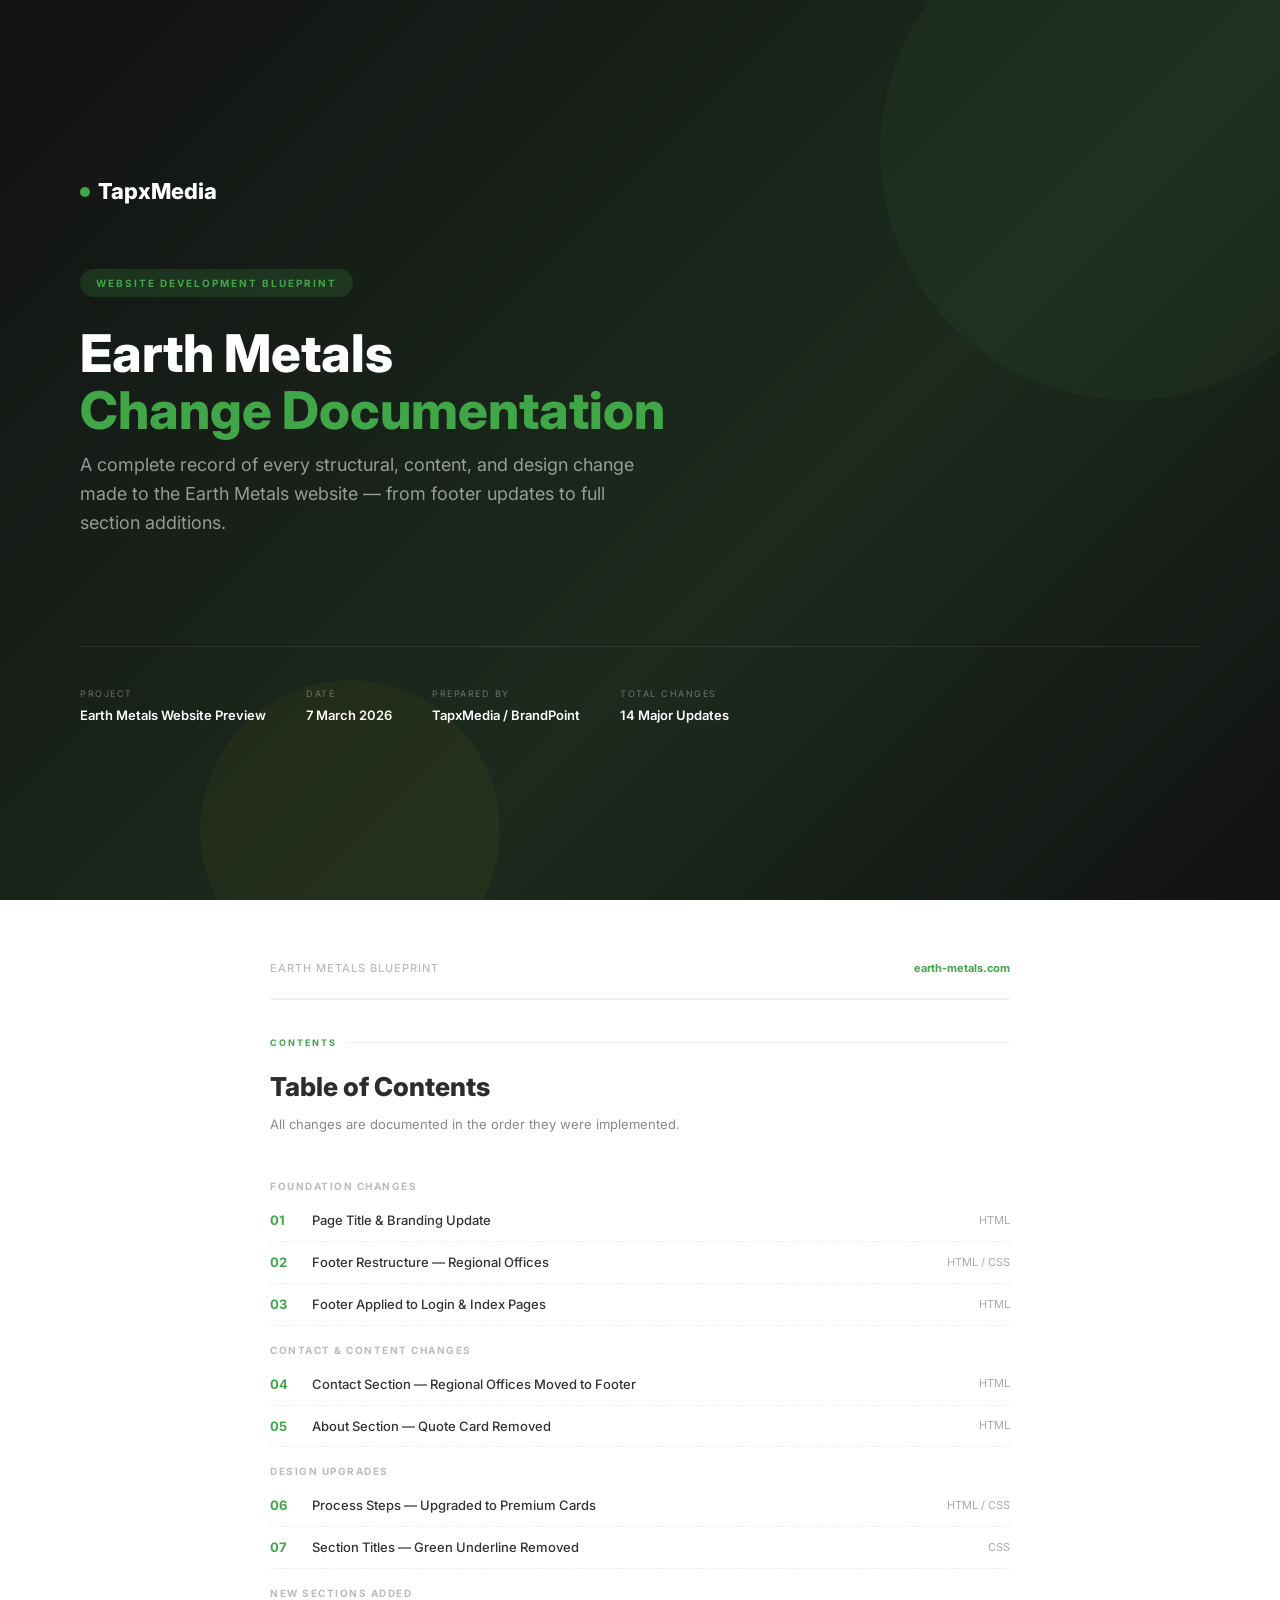
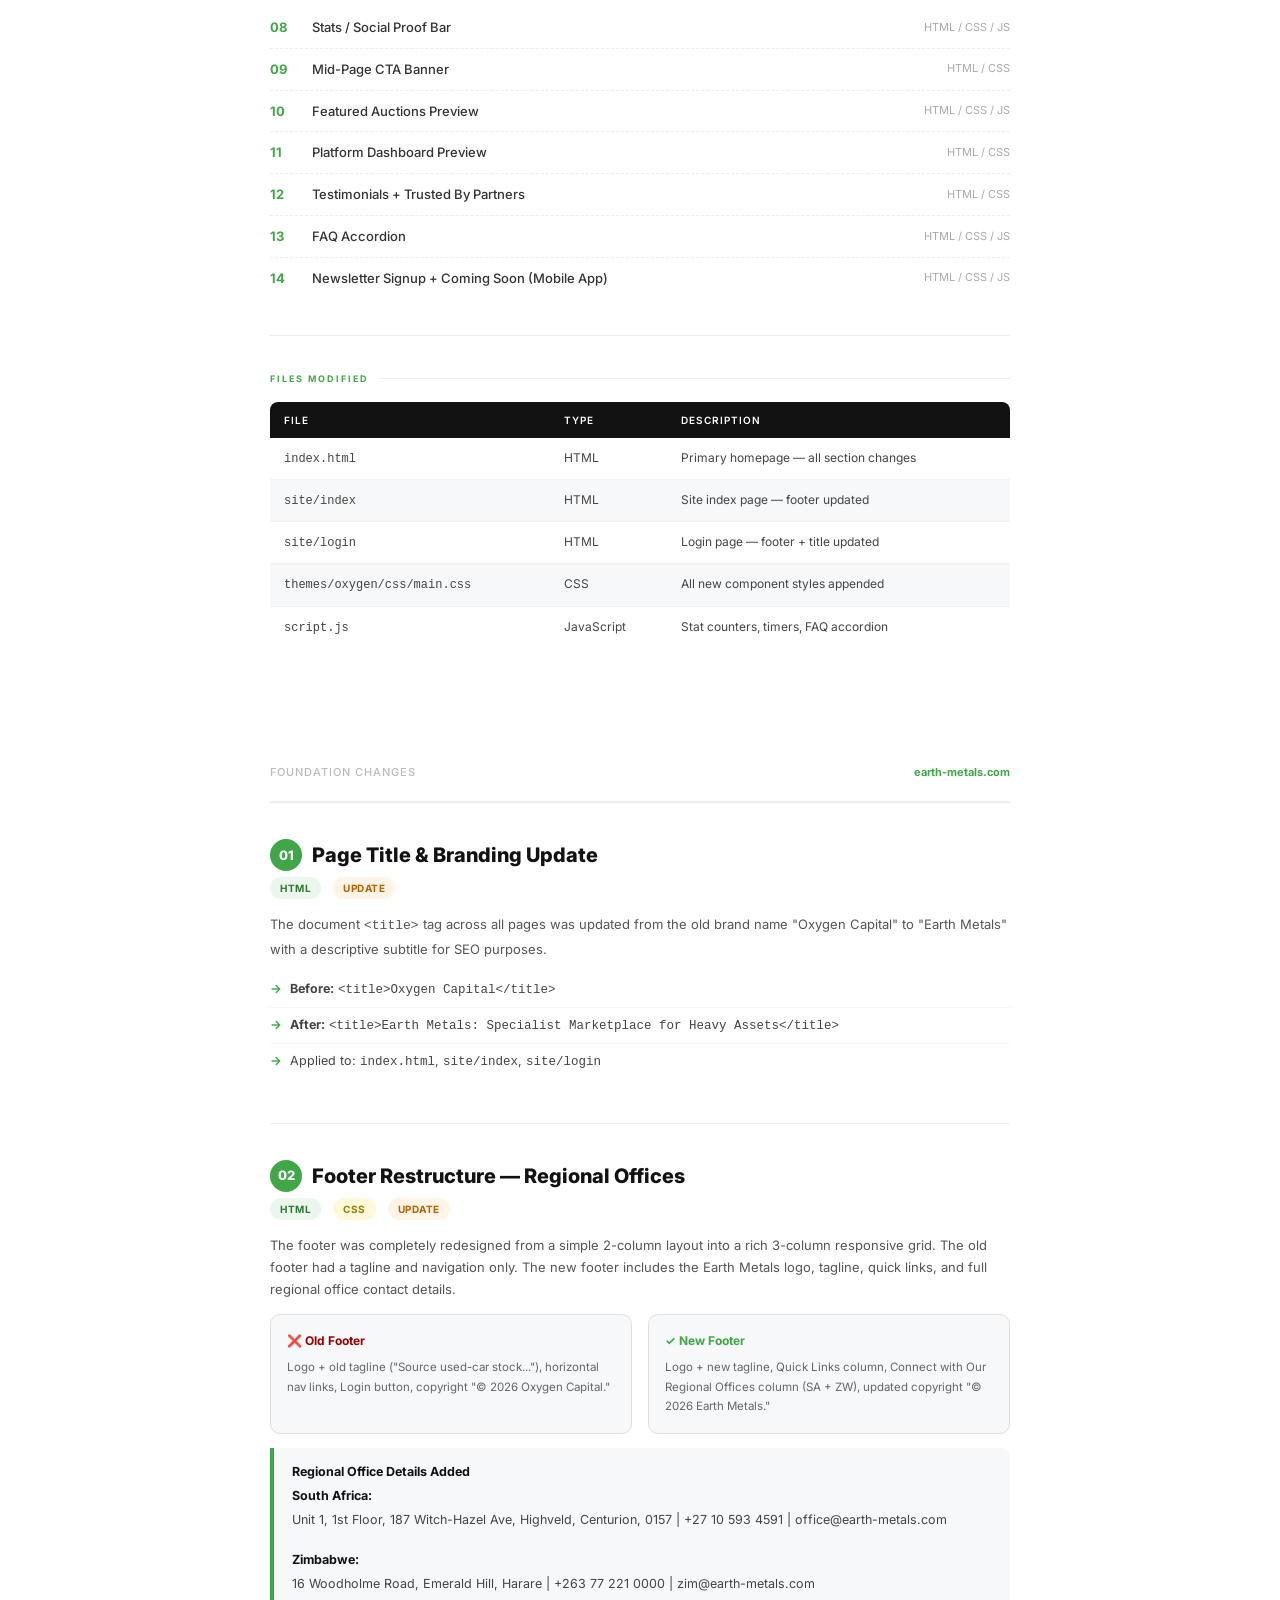
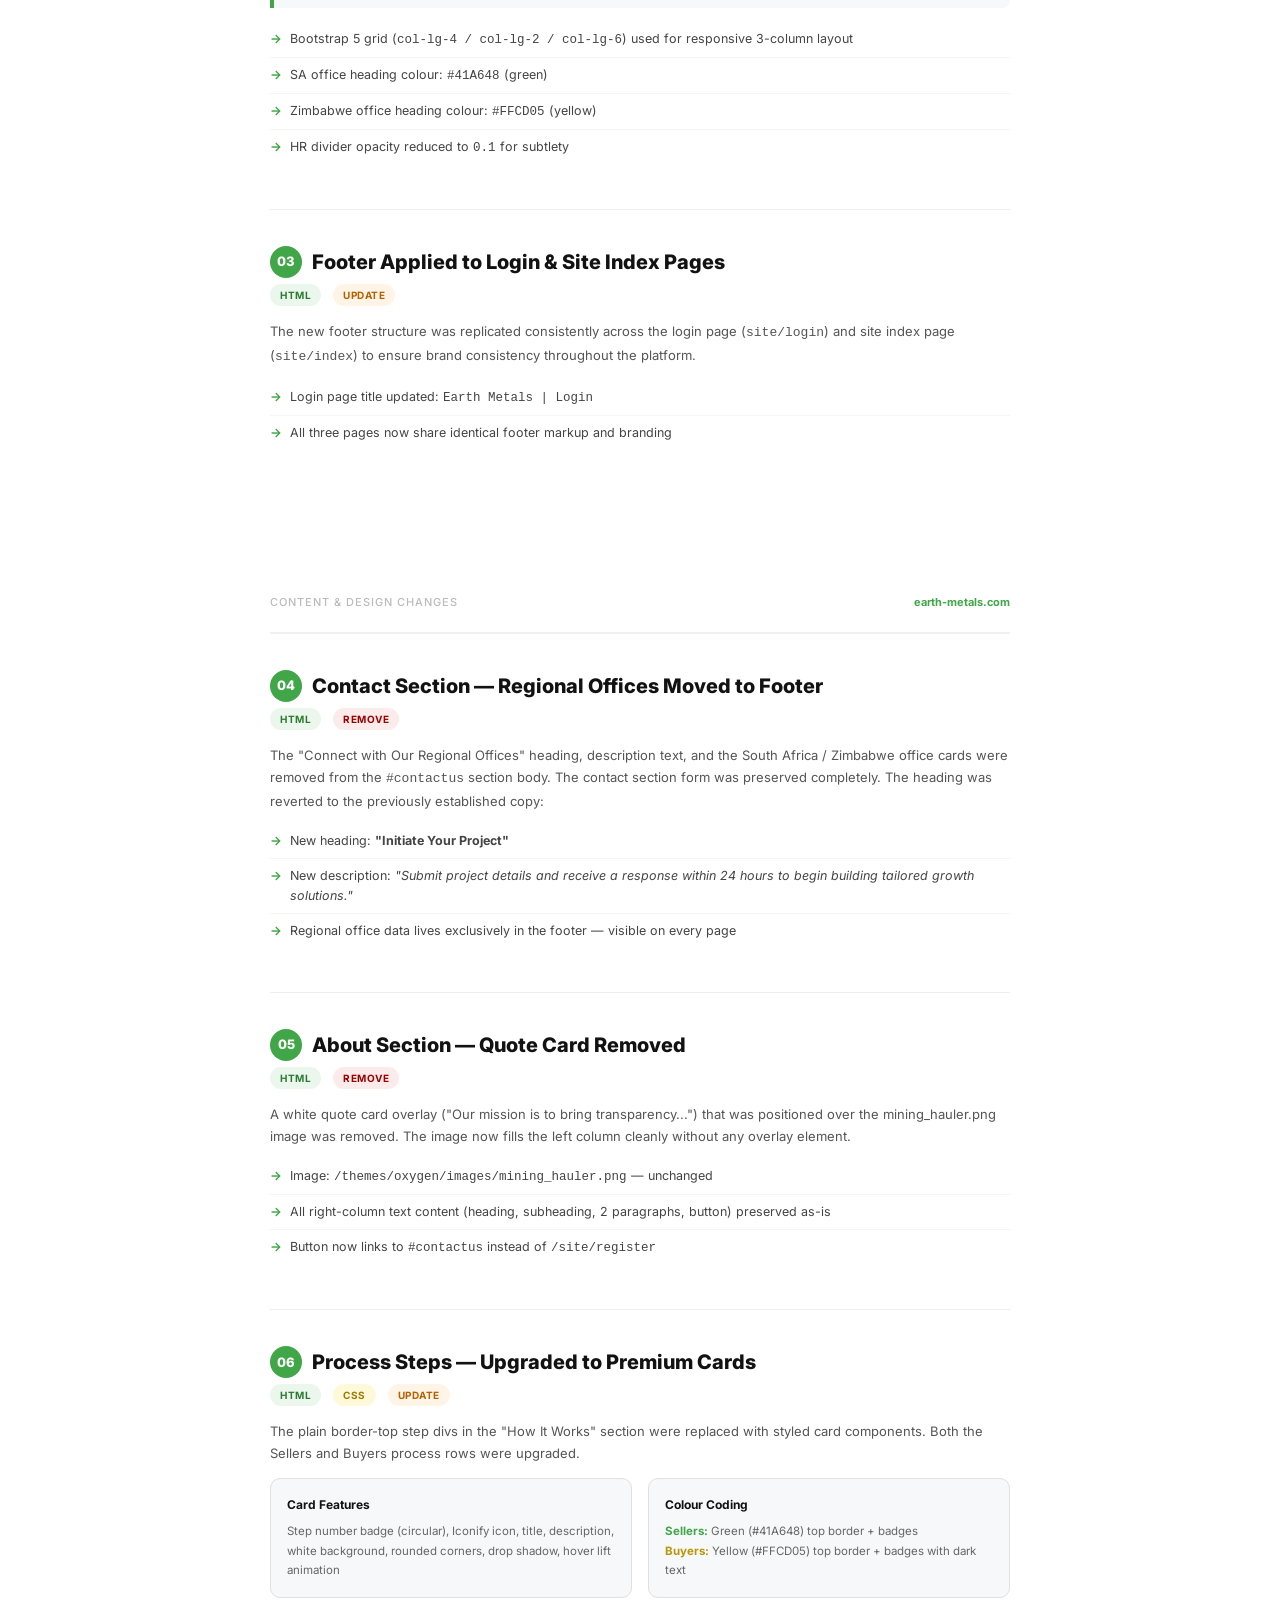
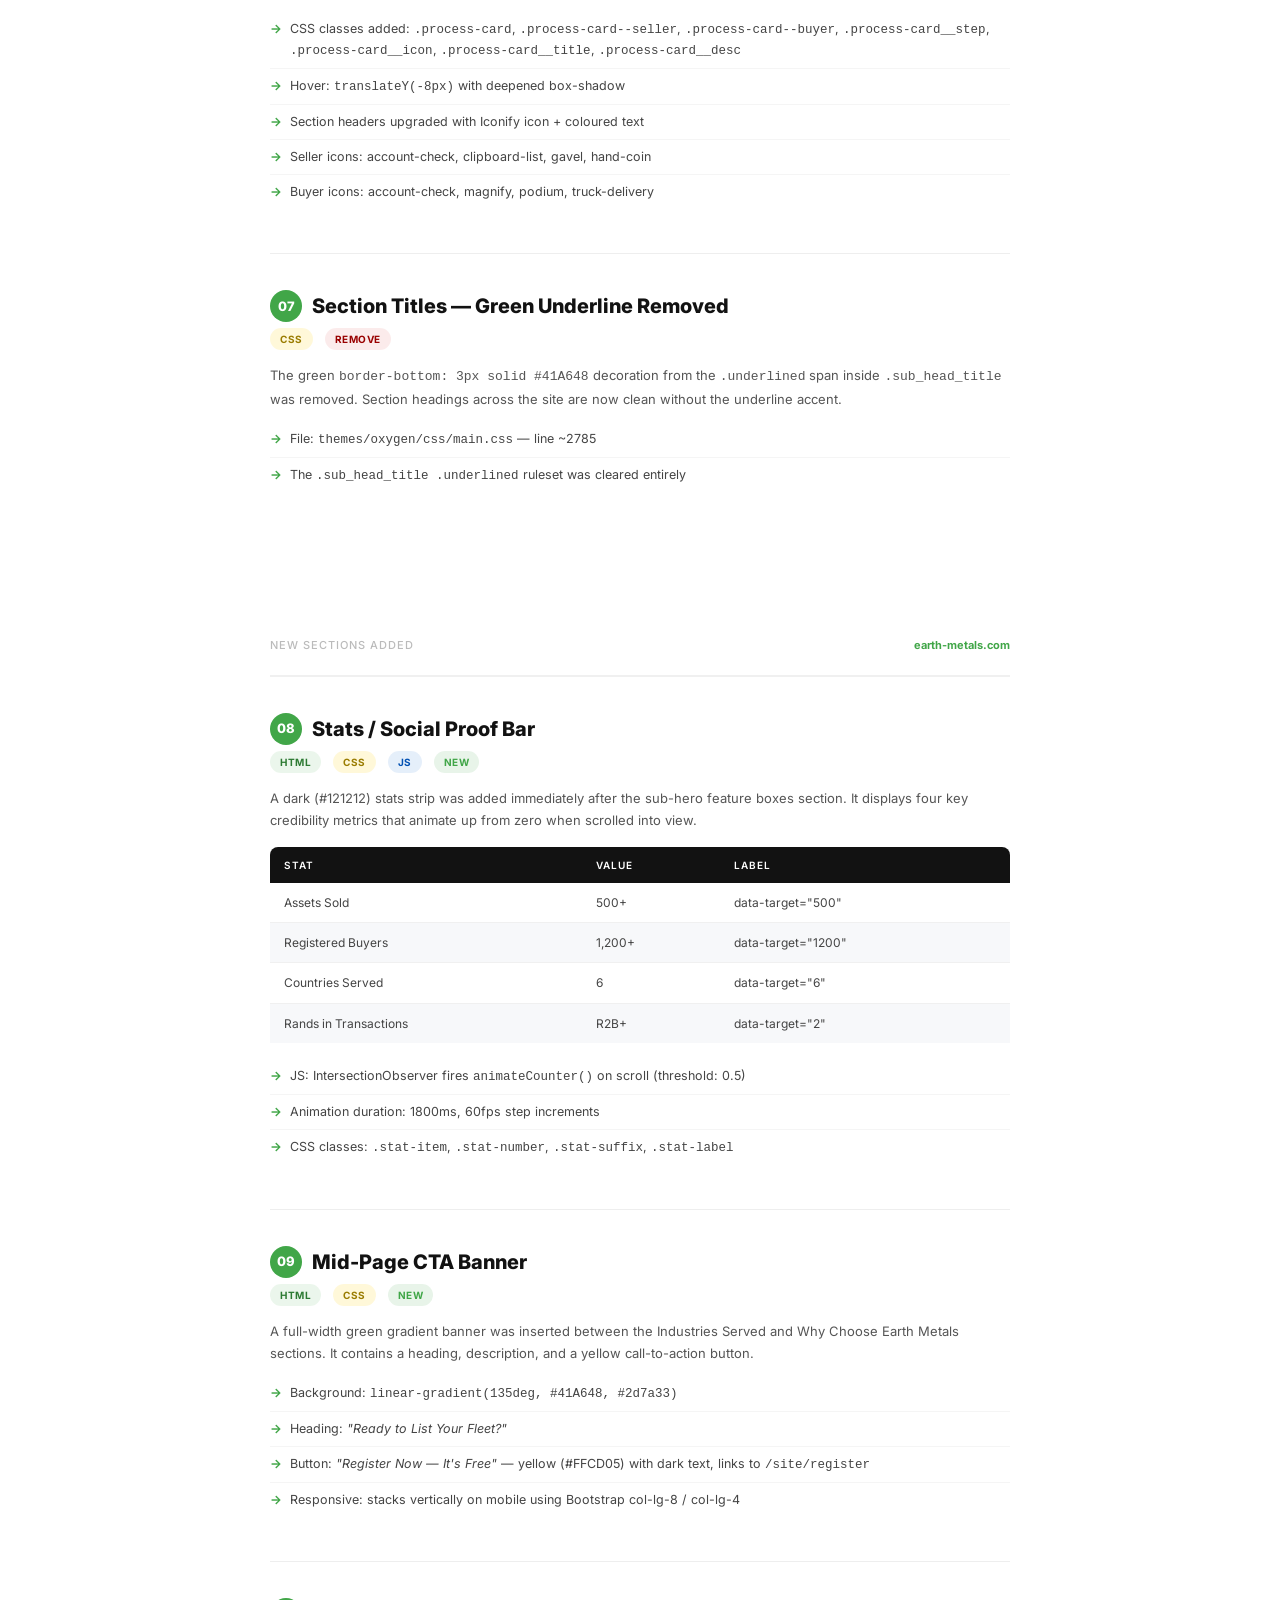
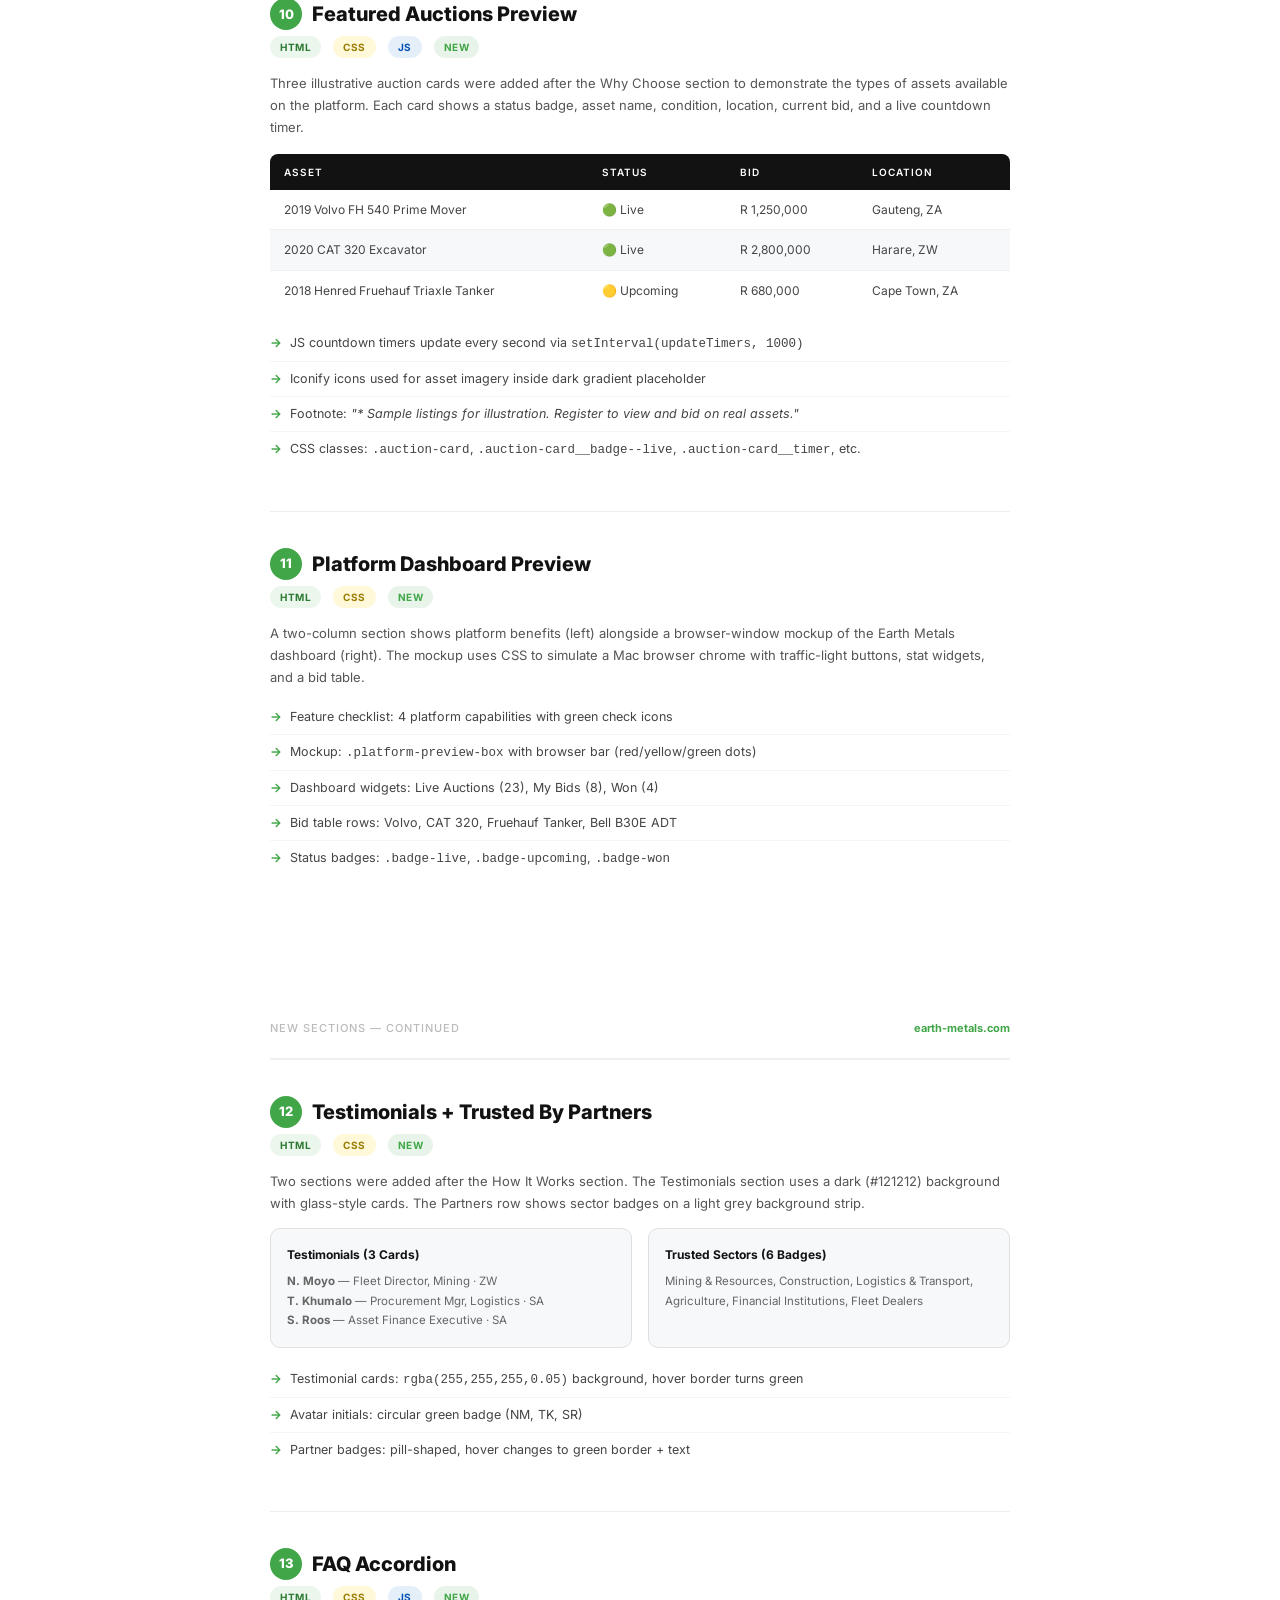
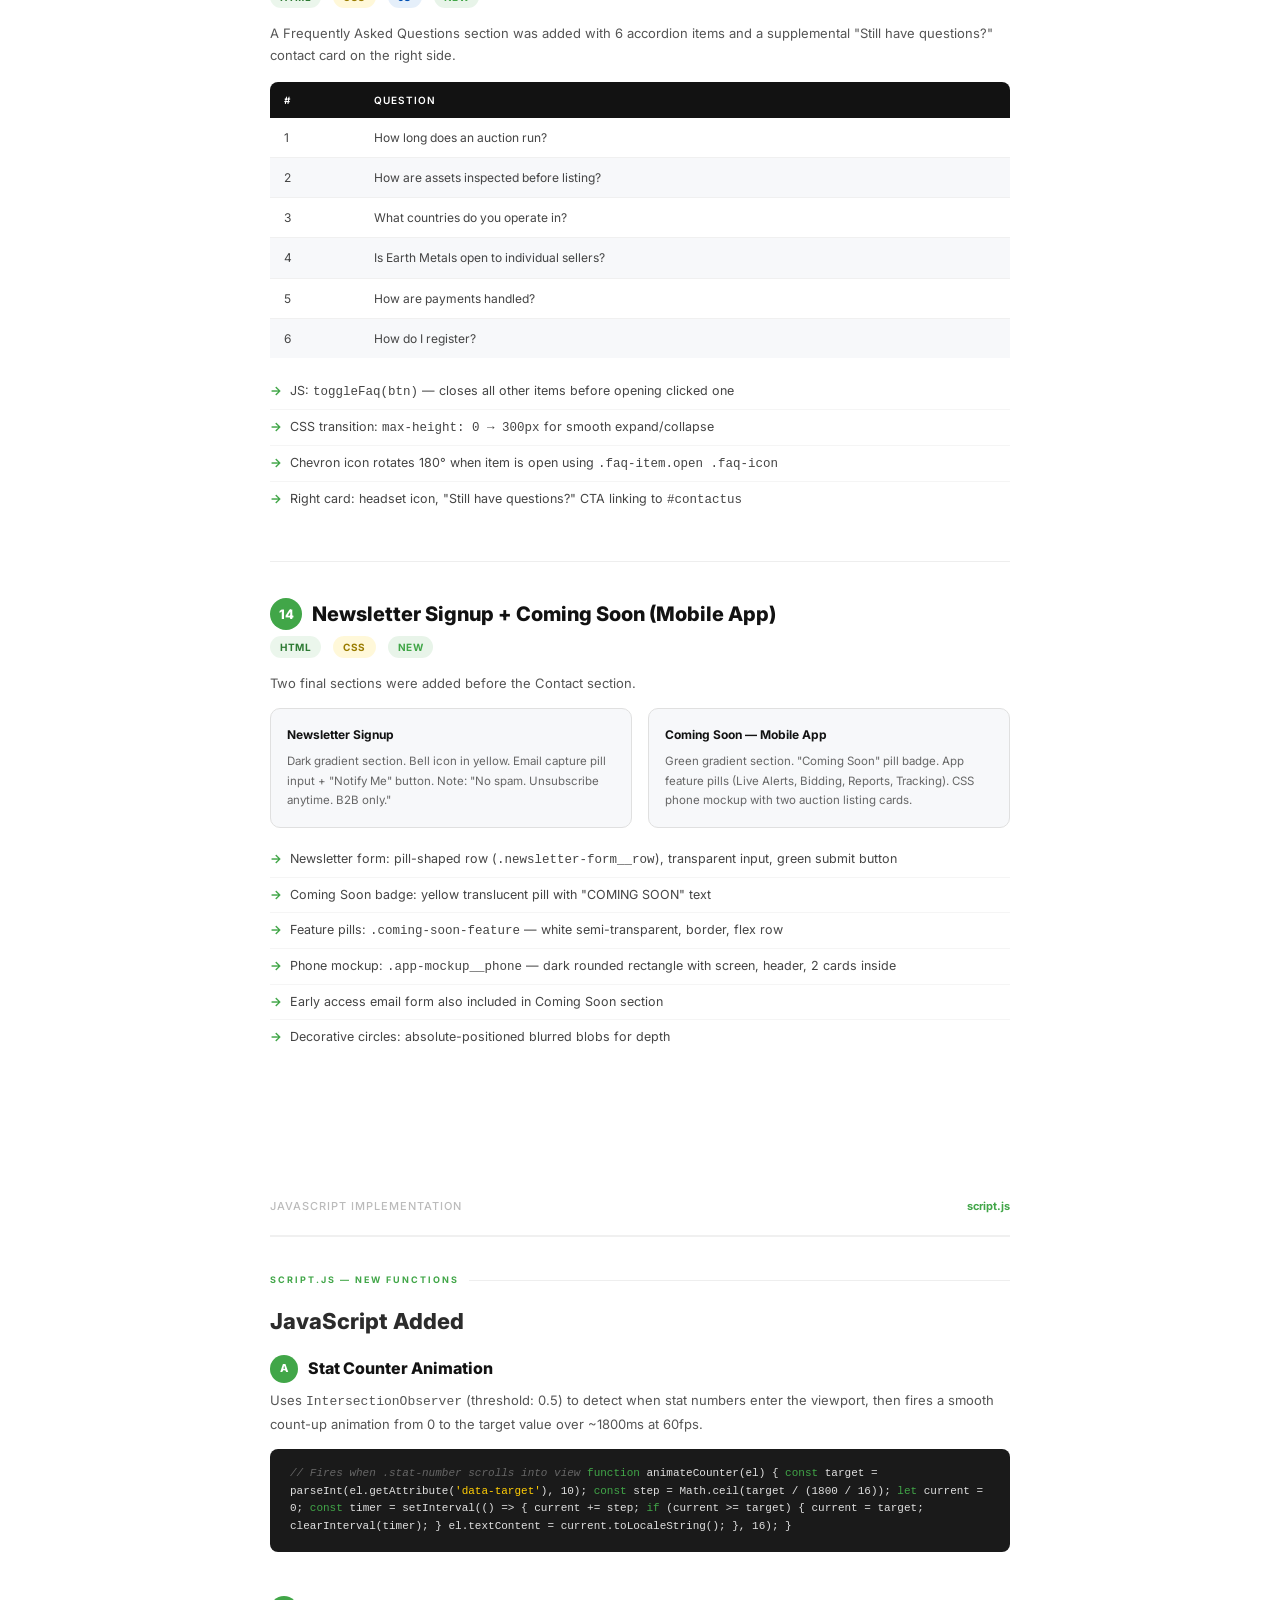
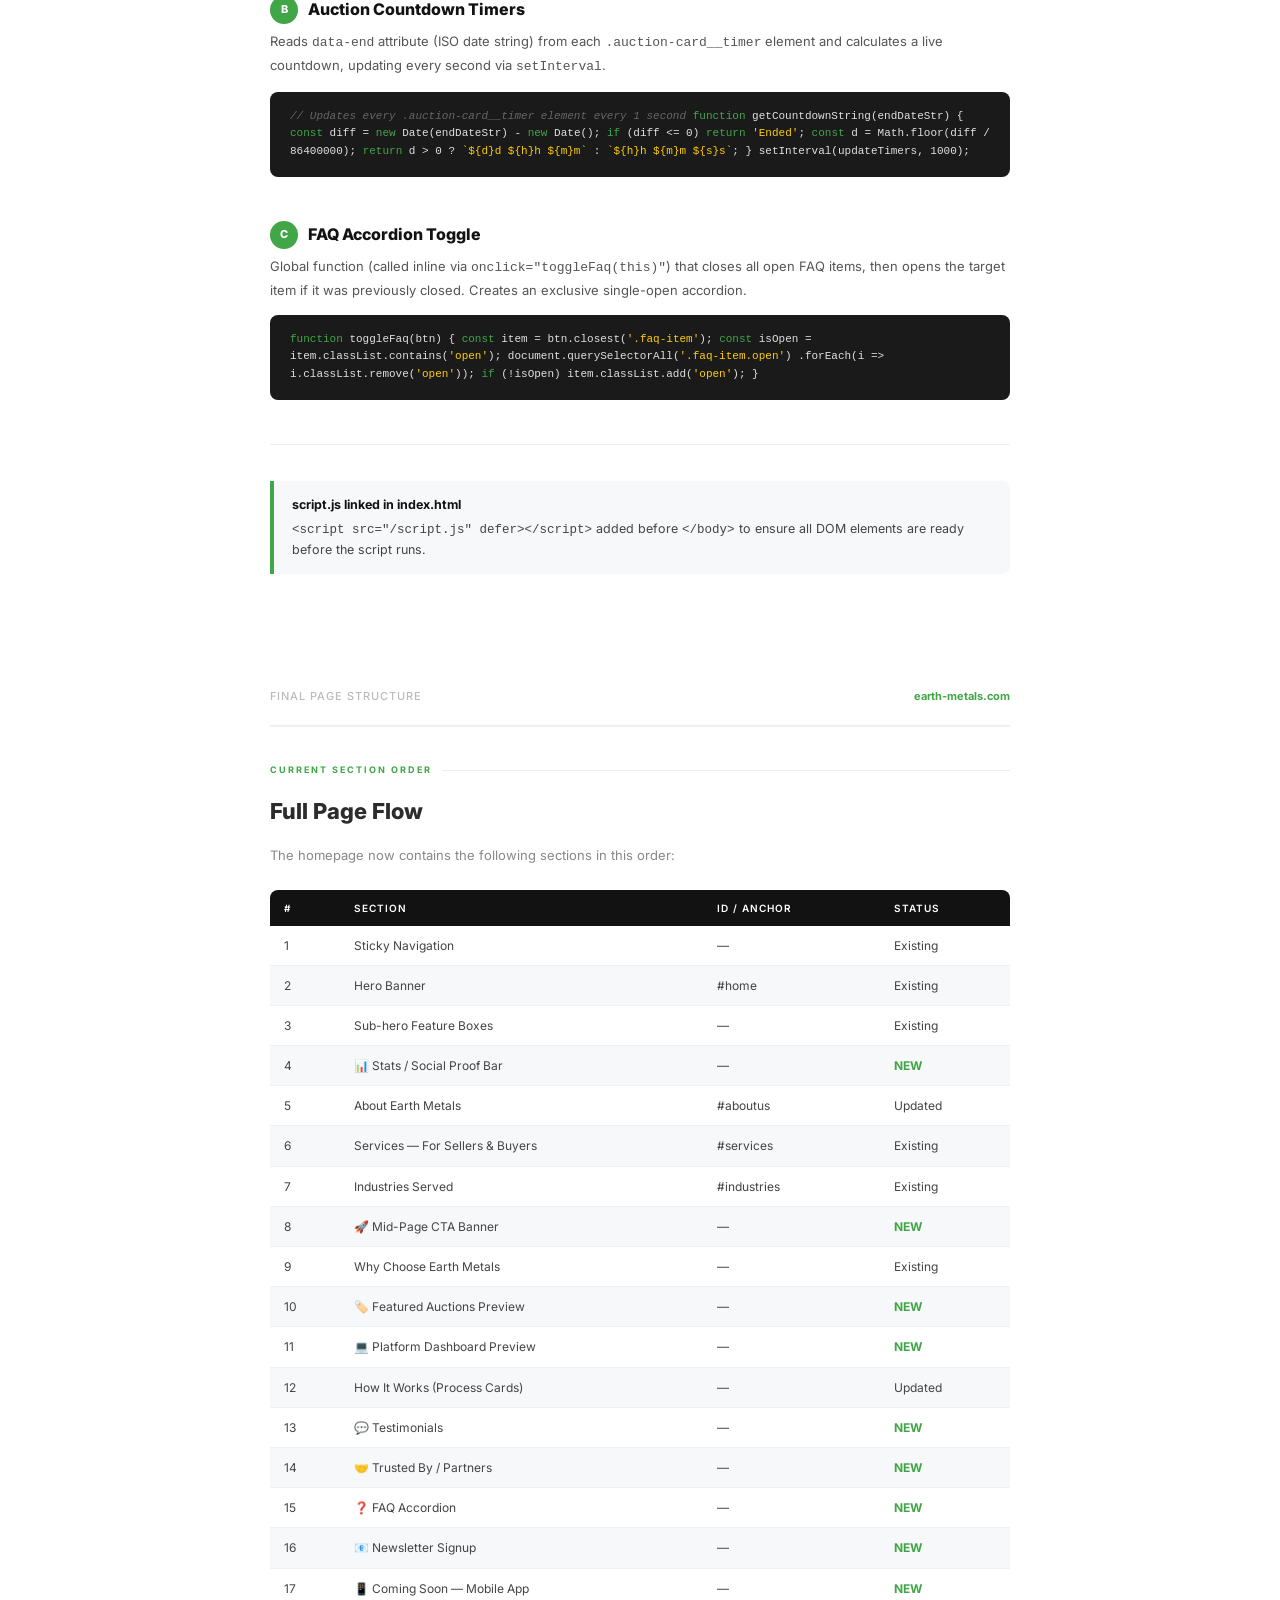
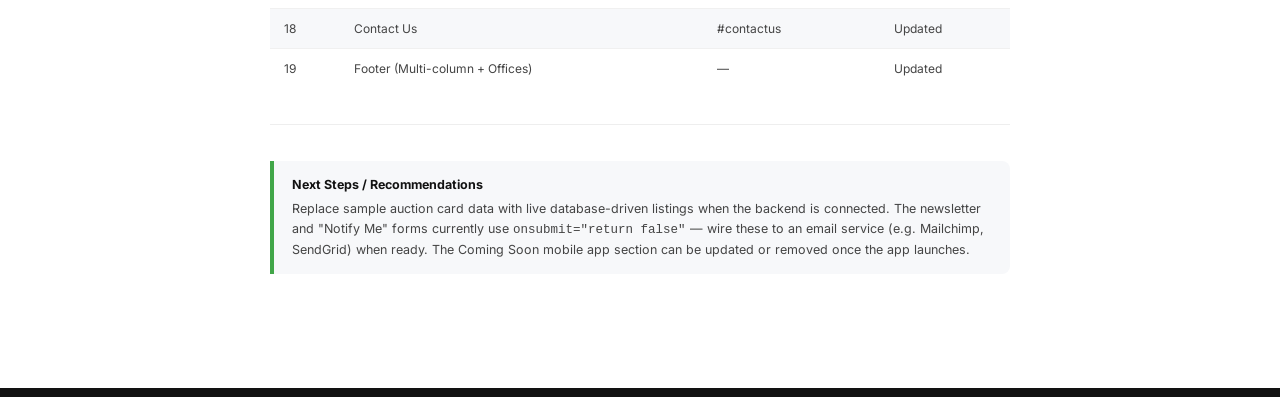
<file: earth-metals-blueprint.html>
<!DOCTYPE html>
<html lang="en">

<head>
    <meta charset="UTF-8">
    <meta name="viewport" content="width=device-width, initial-scale=1.0">
    <title>Earth Metals Website Blueprint — TapxMedia</title>
    <style>
        @import url('https://fonts.googleapis.com/css2?family=Inter:wght@300;400;500;600;700;800&display=swap');

        * {
            box-sizing: border-box;
            margin: 0;
            padding: 0;
        }

        :root {
            --green: #41A648;
            --green-dark: #2d7a33;
            --yellow: #FFCD05;
            --dark: #121212;
            --gray: #555;
            --light: #f7f8fa;
            --border: #e0e0e0;
        }

        body {
            font-family: 'Inter', sans-serif;
            color: #2c2c2c;
            background: #fff;
            font-size: 13px;
            line-height: 1.6;
        }

        /* ── COVER PAGE ── */
        .cover {
            background: linear-gradient(135deg, #121212 0%, #1c2b1e 60%, #121212 100%);
            min-height: 100vh;
            display: flex;
            flex-direction: column;
            justify-content: center;
            align-items: flex-start;
            padding: 80px;
            page-break-after: always;
            position: relative;
            overflow: hidden;
        }

        .cover::before {
            content: '';
            position: absolute;
            top: -100px;
            right: -100px;
            width: 500px;
            height: 500px;
            border-radius: 50%;
            background: rgba(65, 166, 72, 0.06);
        }

        .cover::after {
            content: '';
            position: absolute;
            bottom: -80px;
            left: 200px;
            width: 300px;
            height: 300px;
            border-radius: 50%;
            background: rgba(255, 205, 5, 0.04);
        }

        .cover-badge {
            display: inline-block;
            background: rgba(65, 166, 72, 0.18);
            color: var(--green);
            font-size: 10px;
            font-weight: 700;
            letter-spacing: 2px;
            text-transform: uppercase;
            padding: 6px 16px;
            border-radius: 100px;
            margin-bottom: 28px;
        }

        .cover h1 {
            font-size: 52px;
            font-weight: 800;
            color: #fff;
            line-height: 1.1;
            margin-bottom: 12px;
            max-width: 700px;
        }

        .cover h1 span {
            color: var(--green);
        }

        .cover .cover-sub {
            font-size: 18px;
            color: rgba(255, 255, 255, 0.55);
            font-weight: 400;
            margin-bottom: 48px;
            max-width: 560px;
        }

        .cover-meta {
            display: flex;
            gap: 40px;
            margin-top: 60px;
            padding-top: 40px;
            border-top: 1px solid rgba(255, 255, 255, 0.08);
            width: 100%;
        }

        .cover-meta-item label {
            display: block;
            color: rgba(255, 255, 255, 0.35);
            font-size: 9px;
            text-transform: uppercase;
            letter-spacing: 1.5px;
            margin-bottom: 4px;
        }

        .cover-meta-item strong {
            color: #fff;
            font-size: 13px;
            font-weight: 600;
        }

        .cover-logo {
            font-size: 22px;
            font-weight: 800;
            color: #fff;
            margin-bottom: 60px;
            display: flex;
            align-items: center;
            gap: 8px;
        }

        .cover-logo-dot {
            width: 10px;
            height: 10px;
            border-radius: 50%;
            background: var(--green);
        }

        /* ── PAGE LAYOUT ── */
        .page {
            max-width: 860px;
            margin: 0 auto;
            padding: 60px 60px 40px;
        }

        /* ── TABLE OF CONTENTS ── */
        .toc-page {
            page-break-after: always;
        }

        .section-label {
            font-size: 9px;
            font-weight: 700;
            letter-spacing: 2px;
            text-transform: uppercase;
            color: var(--green);
            margin-bottom: 16px;
            display: flex;
            align-items: center;
            gap: 10px;
        }

        .section-label::after {
            content: '';
            flex: 1;
            height: 1px;
            background: #eee;
        }

        .toc-list {
            list-style: none;
            margin-top: 20px;
        }

        .toc-list li {
            display: flex;
            justify-content: space-between;
            align-items: center;
            padding: 10px 0;
            border-bottom: 1px dashed #eee;
            font-size: 13px;
        }

        .toc-list li:last-child {
            border-bottom: none;
        }

        .toc-list .toc-num {
            font-weight: 700;
            color: var(--green);
            min-width: 30px;
        }

        .toc-list .toc-title {
            flex: 1;
            padding: 0 12px;
            color: #333;
            font-weight: 500;
        }

        .toc-list .toc-page-num {
            color: #aaa;
            font-size: 11px;
        }

        .toc-group-heading {
            font-size: 10px;
            font-weight: 700;
            text-transform: uppercase;
            letter-spacing: 1.5px;
            color: #bbb;
            padding: 16px 0 6px;
        }

        /* ── CONTENT SECTIONS ── */
        .change-block {
            margin-bottom: 44px;
            page-break-inside: avoid;
        }

        .change-block h2 {
            font-size: 20px;
            font-weight: 800;
            color: var(--dark);
            margin-bottom: 6px;
            display: flex;
            align-items: center;
            gap: 10px;
        }

        .change-block h2 .num {
            width: 32px;
            height: 32px;
            background: var(--green);
            color: #fff;
            border-radius: 50%;
            display: inline-flex;
            align-items: center;
            justify-content: center;
            font-size: 13px;
            font-weight: 800;
            flex-shrink: 0;
        }

        .change-block .meta-row {
            display: flex;
            gap: 12px;
            margin-bottom: 14px;
            flex-wrap: wrap;
        }

        .tag {
            font-size: 10px;
            font-weight: 700;
            letter-spacing: 0.5px;
            padding: 3px 10px;
            border-radius: 100px;
            text-transform: uppercase;
        }

        .tag-html {
            background: rgba(65, 166, 72, 0.1);
            color: var(--green-dark);
        }

        .tag-css {
            background: rgba(255, 205, 5, 0.15);
            color: #9a7c00;
        }

        .tag-js {
            background: rgba(0, 100, 200, 0.1);
            color: #0050b3;
        }

        .tag-new {
            background: rgba(65, 166, 72, 0.12);
            color: var(--green);
        }

        .tag-update {
            background: rgba(255, 150, 0, 0.1);
            color: #b36000;
        }

        .tag-remove {
            background: rgba(200, 0, 0, 0.08);
            color: #900;
        }

        .change-block p {
            color: var(--gray);
            margin-bottom: 10px;
            font-size: 13px;
            line-height: 1.7;
        }

        .detail-list {
            list-style: none;
            margin: 12px 0;
        }

        .detail-list li {
            padding: 7px 0 7px 20px;
            border-bottom: 1px solid #f5f5f5;
            color: #444;
            font-size: 12.5px;
            position: relative;
        }

        .detail-list li:last-child {
            border: none;
        }

        .detail-list li::before {
            content: '→';
            position: absolute;
            left: 0;
            color: var(--green);
            font-weight: 700;
        }

        .code-snippet {
            background: #1a1a1a;
            color: #e0e0e0;
            border-radius: 8px;
            padding: 16px 20px;
            font-family: 'Courier New', monospace;
            font-size: 11px;
            line-height: 1.6;
            margin: 14px 0;
            overflow: hidden;
        }

        .code-snippet .kw {
            color: #41A648;
        }

        .code-snippet .str {
            color: #FFCD05;
        }

        .code-snippet .cm {
            color: #666;
            font-style: italic;
        }

        .info-box {
            background: var(--light);
            border-left: 4px solid var(--green);
            border-radius: 0 8px 8px 0;
            padding: 14px 18px;
            margin: 14px 0;
            font-size: 12.5px;
            color: #444;
        }

        .info-box strong {
            color: var(--dark);
            display: block;
            margin-bottom: 4px;
        }

        .two-col {
            display: grid;
            grid-template-columns: 1fr 1fr;
            gap: 16px;
            margin: 14px 0;
        }

        .mini-card {
            background: var(--light);
            border: 1px solid var(--border);
            border-radius: 10px;
            padding: 16px;
        }

        .mini-card h4 {
            font-size: 12px;
            font-weight: 700;
            color: var(--dark);
            margin-bottom: 8px;
        }

        .mini-card p {
            font-size: 11.5px;
            color: #666;
            margin: 0;
        }

        /* ── DIVIDER ── */
        .divider {
            border: none;
            border-top: 1px solid #eee;
            margin: 36px 0;
        }

        /* ── PAGE HEADER ── */
        .page-header {
            display: flex;
            justify-content: space-between;
            align-items: center;
            padding-bottom: 20px;
            margin-bottom: 36px;
            border-bottom: 2px solid #f0f0f0;
        }

        .page-header .ph-left {
            font-size: 11px;
            color: #bbb;
            font-weight: 500;
            letter-spacing: 1px;
            text-transform: uppercase;
        }

        .page-header .ph-right {
            font-size: 11px;
            color: var(--green);
            font-weight: 700;
        }

        /* ── SUMMARY TABLE ── */
        .summary-table {
            width: 100%;
            border-collapse: collapse;
            margin: 16px 0;
            font-size: 12px;
        }

        .summary-table th {
            background: var(--dark);
            color: #fff;
            padding: 10px 14px;
            text-align: left;
            font-size: 10px;
            text-transform: uppercase;
            letter-spacing: 1px;
            font-weight: 600;
        }

        .summary-table th:first-child {
            border-radius: 8px 0 0 0;
        }

        .summary-table th:last-child {
            border-radius: 0 8px 0 0;
        }

        .summary-table td {
            padding: 10px 14px;
            border-bottom: 1px solid #f0f0f0;
            color: #444;
            vertical-align: top;
        }

        .summary-table tr:last-child td {
            border-bottom: none;
        }

        .summary-table tr:nth-child(even) td {
            background: var(--light);
        }

        /* ── PRINT ── */
        @media print {
            body {
                font-size: 12px;
            }

            .cover {
                min-height: 100vh;
            }

            .page {
                padding: 40px 50px;
            }

            .page-break {
                page-break-before: always;
            }

            .no-break {
                page-break-inside: avoid;
            }

            a {
                color: inherit;
                text-decoration: none;
            }
        }

        .page-break {
            page-break-before: always;
        }

        /* ── FOOTER BAR ── */
        .doc-footer {
            background: var(--dark);
            color: rgba(255, 255, 255, 0.4);
            text-align: center;
            font-size: 10px;
            padding: 20px;
            letter-spacing: 1px;
            margin-top: 60px;
        }

        .doc-footer span {
            color: var(--green);
        }
    </style>
</head>

<body>

    <!-- ══════════════════════════════════════════════════════
     COVER PAGE
══════════════════════════════════════════════════════ -->
    <div class="cover">
        <div class="cover-logo">
            <div class="cover-logo-dot"></div>
            TapxMedia
        </div>
        <div class="cover-badge">Website Development Blueprint</div>
        <h1>Earth Metals<br><span>Change Documentation</span></h1>
        <p class="cover-sub">A complete record of every structural, content, and design change made to the Earth Metals
            website — from footer updates to full section additions.</p>
        <div class="cover-meta">
            <div class="cover-meta-item">
                <label>Project</label>
                <strong>Earth Metals Website Preview</strong>
            </div>
            <div class="cover-meta-item">
                <label>Date</label>
                <strong>7 March 2026</strong>
            </div>
            <div class="cover-meta-item">
                <label>Prepared by</label>
                <strong>TapxMedia / BrandPoint</strong>
            </div>
            <div class="cover-meta-item">
                <label>Total Changes</label>
                <strong>14 Major Updates</strong>
            </div>
        </div>
    </div>


    <!-- ══════════════════════════════════════════════════════
     TABLE OF CONTENTS
══════════════════════════════════════════════════════ -->
    <div class="page toc-page">
        <div class="page-header">
            <span class="ph-left">Earth Metals Blueprint</span>
            <span class="ph-right">earth-metals.com</span>
        </div>

        <div class="section-label">Contents</div>
        <h2 style="font-size:26px; font-weight:800; margin-bottom:6px;">Table of Contents</h2>
        <p style="color:#888; margin-bottom:28px;">All changes are documented in the order they were implemented.</p>

        <ul class="toc-list">
            <div class="toc-group-heading">Foundation Changes</div>
            <li><span class="toc-num">01</span><span class="toc-title">Page Title &amp; Branding Update</span><span
                    class="toc-page-num">HTML</span></li>
            <li><span class="toc-num">02</span><span class="toc-title">Footer Restructure — Regional Offices</span><span
                    class="toc-page-num">HTML / CSS</span></li>
            <li><span class="toc-num">03</span><span class="toc-title">Footer Applied to Login &amp; Index
                    Pages</span><span class="toc-page-num">HTML</span></li>

            <div class="toc-group-heading">Contact &amp; Content Changes</div>
            <li><span class="toc-num">04</span><span class="toc-title">Contact Section — Regional Offices Moved to
                    Footer</span><span class="toc-page-num">HTML</span></li>
            <li><span class="toc-num">05</span><span class="toc-title">About Section — Quote Card Removed</span><span
                    class="toc-page-num">HTML</span></li>

            <div class="toc-group-heading">Design Upgrades</div>
            <li><span class="toc-num">06</span><span class="toc-title">Process Steps — Upgraded to Premium
                    Cards</span><span class="toc-page-num">HTML / CSS</span></li>
            <li><span class="toc-num">07</span><span class="toc-title">Section Titles — Green Underline
                    Removed</span><span class="toc-page-num">CSS</span></li>

            <div class="toc-group-heading">New Sections Added</div>
            <li><span class="toc-num">08</span><span class="toc-title">Stats / Social Proof Bar</span><span
                    class="toc-page-num">HTML / CSS / JS</span></li>
            <li><span class="toc-num">09</span><span class="toc-title">Mid-Page CTA Banner</span><span
                    class="toc-page-num">HTML / CSS</span></li>
            <li><span class="toc-num">10</span><span class="toc-title">Featured Auctions Preview</span><span
                    class="toc-page-num">HTML / CSS / JS</span></li>
            <li><span class="toc-num">11</span><span class="toc-title">Platform Dashboard Preview</span><span
                    class="toc-page-num">HTML / CSS</span></li>
            <li><span class="toc-num">12</span><span class="toc-title">Testimonials + Trusted By Partners</span><span
                    class="toc-page-num">HTML / CSS</span></li>
            <li><span class="toc-num">13</span><span class="toc-title">FAQ Accordion</span><span
                    class="toc-page-num">HTML / CSS / JS</span></li>
            <li><span class="toc-num">14</span><span class="toc-title">Newsletter Signup + Coming Soon (Mobile
                    App)</span><span class="toc-page-num">HTML / CSS / JS</span></li>
        </ul>

        <hr class="divider">

        <div class="section-label">Files Modified</div>
        <table class="summary-table">
            <thead>
                <tr>
                    <th>File</th>
                    <th>Type</th>
                    <th>Description</th>
                </tr>
            </thead>
            <tbody>
                <tr>
                    <td><code>index.html</code></td>
                    <td>HTML</td>
                    <td>Primary homepage — all section changes</td>
                </tr>
                <tr>
                    <td><code>site/index</code></td>
                    <td>HTML</td>
                    <td>Site index page — footer updated</td>
                </tr>
                <tr>
                    <td><code>site/login</code></td>
                    <td>HTML</td>
                    <td>Login page — footer + title updated</td>
                </tr>
                <tr>
                    <td><code>themes/oxygen/css/main.css</code></td>
                    <td>CSS</td>
                    <td>All new component styles appended</td>
                </tr>
                <tr>
                    <td><code>script.js</code></td>
                    <td>JavaScript</td>
                    <td>Stat counters, timers, FAQ accordion</td>
                </tr>
            </tbody>
        </table>
    </div>


    <!-- ══════════════════════════════════════════════════════
     CHANGES 01–04
══════════════════════════════════════════════════════ -->
    <div class="page page-break">
        <div class="page-header">
            <span class="ph-left">Foundation Changes</span>
            <span class="ph-right">earth-metals.com</span>
        </div>

        <!-- 01 -->
        <div class="change-block no-break">
            <h2><span class="num">01</span> Page Title &amp; Branding Update</h2>
            <div class="meta-row">
                <span class="tag tag-html">HTML</span>
                <span class="tag tag-update">Update</span>
            </div>
            <p>The document <code>&lt;title&gt;</code> tag across all pages was updated from the old brand name "Oxygen
                Capital" to "Earth Metals" with a descriptive subtitle for SEO purposes.</p>
            <ul class="detail-list">
                <li><strong>Before:</strong> <code>&lt;title&gt;Oxygen Capital&lt;/title&gt;</code></li>
                <li><strong>After:</strong>
                    <code>&lt;title&gt;Earth Metals: Specialist Marketplace for Heavy Assets&lt;/title&gt;</code>
                </li>
                <li>Applied to: <code>index.html</code>, <code>site/index</code>, <code>site/login</code></li>
            </ul>
        </div>

        <hr class="divider">

        <!-- 02 -->
        <div class="change-block no-break">
            <h2><span class="num">02</span> Footer Restructure — Regional Offices</h2>
            <div class="meta-row">
                <span class="tag tag-html">HTML</span>
                <span class="tag tag-css">CSS</span>
                <span class="tag tag-update">Update</span>
            </div>
            <p>The footer was completely redesigned from a simple 2-column layout into a rich 3-column responsive grid.
                The old footer had a tagline and navigation only. The new footer includes the Earth Metals logo,
                tagline, quick links, and full regional office contact details.</p>

            <div class="two-col">
                <div class="mini-card">
                    <h4 style="color:#900;">❌ Old Footer</h4>
                    <p>Logo + old tagline ("Source used-car stock..."), horizontal nav links, Login button, copyright "©
                        2026 Oxygen Capital."</p>
                </div>
                <div class="mini-card">
                    <h4 style="color:var(--green);">✓ New Footer</h4>
                    <p>Logo + new tagline, Quick Links column, Connect with Our Regional Offices column (SA + ZW),
                        updated copyright "© 2026 Earth Metals."</p>
                </div>
            </div>

            <div class="info-box">
                <strong>Regional Office Details Added</strong>
                <strong>South Africa:</strong> Unit 1, 1st Floor, 187 Witch-Hazel Ave, Highveld, Centurion, 0157 | +27
                10 593 4591 | office@earth-metals.com<br><br>
                <strong>Zimbabwe:</strong> 16 Woodholme Road, Emerald Hill, Harare | +263 77 221 0000 |
                zim@earth-metals.com
            </div>

            <ul class="detail-list">
                <li>Bootstrap 5 grid (<code>col-lg-4 / col-lg-2 / col-lg-6</code>) used for responsive 3-column layout
                </li>
                <li>SA office heading colour: <code>#41A648</code> (green)</li>
                <li>Zimbabwe office heading colour: <code>#FFCD05</code> (yellow)</li>
                <li>HR divider opacity reduced to <code>0.1</code> for subtlety</li>
            </ul>
        </div>

        <hr class="divider">

        <!-- 03 -->
        <div class="change-block no-break">
            <h2><span class="num">03</span> Footer Applied to Login &amp; Site Index Pages</h2>
            <div class="meta-row">
                <span class="tag tag-html">HTML</span>
                <span class="tag tag-update">Update</span>
            </div>
            <p>The new footer structure was replicated consistently across the login page (<code>site/login</code>) and
                site index page (<code>site/index</code>) to ensure brand consistency throughout the platform.</p>
            <ul class="detail-list">
                <li>Login page title updated: <code>Earth Metals | Login</code></li>
                <li>All three pages now share identical footer markup and branding</li>
            </ul>
        </div>
    </div>


    <!-- ══════════════════════════════════════════════════════
     CHANGES 04–07
══════════════════════════════════════════════════════ -->
    <div class="page page-break">
        <div class="page-header">
            <span class="ph-left">Content &amp; Design Changes</span>
            <span class="ph-right">earth-metals.com</span>
        </div>

        <!-- 04 -->
        <div class="change-block no-break">
            <h2><span class="num">04</span> Contact Section — Regional Offices Moved to Footer</h2>
            <div class="meta-row">
                <span class="tag tag-html">HTML</span>
                <span class="tag tag-remove">Remove</span>
            </div>
            <p>The "Connect with Our Regional Offices" heading, description text, and the South Africa / Zimbabwe office
                cards were removed from the <code>#contactus</code> section body. The contact section form was preserved
                completely. The heading was reverted to the previously established copy:</p>
            <ul class="detail-list">
                <li>New heading: <strong>"Initiate Your Project"</strong></li>
                <li>New description: <em>"Submit project details and receive a response within 24 hours to begin
                        building tailored growth solutions."</em></li>
                <li>Regional office data lives exclusively in the footer — visible on every page</li>
            </ul>
        </div>

        <hr class="divider">

        <!-- 05 -->
        <div class="change-block no-break">
            <h2><span class="num">05</span> About Section — Quote Card Removed</h2>
            <div class="meta-row">
                <span class="tag tag-html">HTML</span>
                <span class="tag tag-remove">Remove</span>
            </div>
            <p>A white quote card overlay ("Our mission is to bring transparency...") that was positioned over the
                mining_hauler.png image was removed. The image now fills the left column cleanly without any overlay
                element.</p>
            <ul class="detail-list">
                <li>Image: <code>/themes/oxygen/images/mining_hauler.png</code> — unchanged</li>
                <li>All right-column text content (heading, subheading, 2 paragraphs, button) preserved as-is</li>
                <li>Button now links to <code>#contactus</code> instead of <code>/site/register</code></li>
            </ul>
        </div>

        <hr class="divider">

        <!-- 06 -->
        <div class="change-block no-break">
            <h2><span class="num">06</span> Process Steps — Upgraded to Premium Cards</h2>
            <div class="meta-row">
                <span class="tag tag-html">HTML</span>
                <span class="tag tag-css">CSS</span>
                <span class="tag tag-update">Update</span>
            </div>
            <p>The plain border-top step divs in the "How It Works" section were replaced with styled card components.
                Both the Sellers and Buyers process rows were upgraded.</p>

            <div class="two-col">
                <div class="mini-card">
                    <h4>Card Features</h4>
                    <p>Step number badge (circular), Iconify icon, title, description, white background, rounded
                        corners, drop shadow, hover lift animation</p>
                </div>
                <div class="mini-card">
                    <h4>Colour Coding</h4>
                    <p><strong style="color:var(--green);">Sellers:</strong> Green (#41A648) top border +
                        badges<br><strong style="color:#b8960a;">Buyers:</strong> Yellow (#FFCD05) top border + badges
                        with dark text</p>
                </div>
            </div>

            <ul class="detail-list">
                <li>CSS classes added: <code>.process-card</code>, <code>.process-card--seller</code>,
                    <code>.process-card--buyer</code>, <code>.process-card__step</code>,
                    <code>.process-card__icon</code>, <code>.process-card__title</code>,
                    <code>.process-card__desc</code>
                </li>
                <li>Hover: <code>translateY(-8px)</code> with deepened box-shadow</li>
                <li>Section headers upgraded with Iconify icon + coloured text</li>
                <li>Seller icons: account-check, clipboard-list, gavel, hand-coin</li>
                <li>Buyer icons: account-check, magnify, podium, truck-delivery</li>
            </ul>
        </div>

        <hr class="divider">

        <!-- 07 -->
        <div class="change-block no-break">
            <h2><span class="num">07</span> Section Titles — Green Underline Removed</h2>
            <div class="meta-row">
                <span class="tag tag-css">CSS</span>
                <span class="tag tag-remove">Remove</span>
            </div>
            <p>The green <code>border-bottom: 3px solid #41A648</code> decoration from the <code>.underlined</code> span
                inside <code>.sub_head_title</code> was removed. Section headings across the site are now clean without
                the underline accent.</p>
            <ul class="detail-list">
                <li>File: <code>themes/oxygen/css/main.css</code> — line ~2785</li>
                <li>The <code>.sub_head_title .underlined</code> ruleset was cleared entirely</li>
            </ul>
        </div>
    </div>


    <!-- ══════════════════════════════════════════════════════
     NEW SECTIONS 08–11
══════════════════════════════════════════════════════ -->
    <div class="page page-break">
        <div class="page-header">
            <span class="ph-left">New Sections Added</span>
            <span class="ph-right">earth-metals.com</span>
        </div>

        <!-- 08 -->
        <div class="change-block no-break">
            <h2><span class="num">08</span> Stats / Social Proof Bar</h2>
            <div class="meta-row">
                <span class="tag tag-html">HTML</span>
                <span class="tag tag-css">CSS</span>
                <span class="tag tag-js">JS</span>
                <span class="tag tag-new">New</span>
            </div>
            <p>A dark (#121212) stats strip was added immediately after the sub-hero feature boxes section. It displays
                four key credibility metrics that animate up from zero when scrolled into view.</p>
            <table class="summary-table">
                <thead>
                    <tr>
                        <th>Stat</th>
                        <th>Value</th>
                        <th>Label</th>
                    </tr>
                </thead>
                <tbody>
                    <tr>
                        <td>Assets Sold</td>
                        <td>500+</td>
                        <td>data-target="500"</td>
                    </tr>
                    <tr>
                        <td>Registered Buyers</td>
                        <td>1,200+</td>
                        <td>data-target="1200"</td>
                    </tr>
                    <tr>
                        <td>Countries Served</td>
                        <td>6</td>
                        <td>data-target="6"</td>
                    </tr>
                    <tr>
                        <td>Rands in Transactions</td>
                        <td>R2B+</td>
                        <td>data-target="2"</td>
                    </tr>
                </tbody>
            </table>
            <ul class="detail-list">
                <li>JS: IntersectionObserver fires <code>animateCounter()</code> on scroll (threshold: 0.5)</li>
                <li>Animation duration: 1800ms, 60fps step increments</li>
                <li>CSS classes: <code>.stat-item</code>, <code>.stat-number</code>, <code>.stat-suffix</code>,
                    <code>.stat-label</code>
                </li>
            </ul>
        </div>

        <hr class="divider">

        <!-- 09 -->
        <div class="change-block no-break">
            <h2><span class="num">09</span> Mid-Page CTA Banner</h2>
            <div class="meta-row">
                <span class="tag tag-html">HTML</span>
                <span class="tag tag-css">CSS</span>
                <span class="tag tag-new">New</span>
            </div>
            <p>A full-width green gradient banner was inserted between the Industries Served and Why Choose Earth Metals
                sections. It contains a heading, description, and a yellow call-to-action button.</p>
            <ul class="detail-list">
                <li>Background: <code>linear-gradient(135deg, #41A648, #2d7a33)</code></li>
                <li>Heading: <em>"Ready to List Your Fleet?"</em></li>
                <li>Button: <em>"Register Now — It's Free"</em> — yellow (#FFCD05) with dark text, links to
                    <code>/site/register</code>
                </li>
                <li>Responsive: stacks vertically on mobile using Bootstrap col-lg-8 / col-lg-4</li>
            </ul>
        </div>

        <hr class="divider">

        <!-- 10 -->
        <div class="change-block no-break">
            <h2><span class="num">10</span> Featured Auctions Preview</h2>
            <div class="meta-row">
                <span class="tag tag-html">HTML</span>
                <span class="tag tag-css">CSS</span>
                <span class="tag tag-js">JS</span>
                <span class="tag tag-new">New</span>
            </div>
            <p>Three illustrative auction cards were added after the Why Choose section to demonstrate the types of
                assets available on the platform. Each card shows a status badge, asset name, condition, location,
                current bid, and a live countdown timer.</p>

            <table class="summary-table">
                <thead>
                    <tr>
                        <th>Asset</th>
                        <th>Status</th>
                        <th>Bid</th>
                        <th>Location</th>
                    </tr>
                </thead>
                <tbody>
                    <tr>
                        <td>2019 Volvo FH 540 Prime Mover</td>
                        <td>🟢 Live</td>
                        <td>R 1,250,000</td>
                        <td>Gauteng, ZA</td>
                    </tr>
                    <tr>
                        <td>2020 CAT 320 Excavator</td>
                        <td>🟢 Live</td>
                        <td>R 2,800,000</td>
                        <td>Harare, ZW</td>
                    </tr>
                    <tr>
                        <td>2018 Henred Fruehauf Triaxle Tanker</td>
                        <td>🟡 Upcoming</td>
                        <td>R 680,000</td>
                        <td>Cape Town, ZA</td>
                    </tr>
                </tbody>
            </table>

            <ul class="detail-list">
                <li>JS countdown timers update every second via <code>setInterval(updateTimers, 1000)</code></li>
                <li>Iconify icons used for asset imagery inside dark gradient placeholder</li>
                <li>Footnote: <em>"* Sample listings for illustration. Register to view and bid on real assets."</em>
                </li>
                <li>CSS classes: <code>.auction-card</code>, <code>.auction-card__badge--live</code>,
                    <code>.auction-card__timer</code>, etc.
                </li>
            </ul>
        </div>

        <hr class="divider">

        <!-- 11 -->
        <div class="change-block no-break">
            <h2><span class="num">11</span> Platform Dashboard Preview</h2>
            <div class="meta-row">
                <span class="tag tag-html">HTML</span>
                <span class="tag tag-css">CSS</span>
                <span class="tag tag-new">New</span>
            </div>
            <p>A two-column section shows platform benefits (left) alongside a browser-window mockup of the Earth Metals
                dashboard (right). The mockup uses CSS to simulate a Mac browser chrome with traffic-light buttons, stat
                widgets, and a bid table.</p>
            <ul class="detail-list">
                <li>Feature checklist: 4 platform capabilities with green check icons</li>
                <li>Mockup: <code>.platform-preview-box</code> with browser bar (red/yellow/green dots)</li>
                <li>Dashboard widgets: Live Auctions (23), My Bids (8), Won (4)</li>
                <li>Bid table rows: Volvo, CAT 320, Fruehauf Tanker, Bell B30E ADT</li>
                <li>Status badges: <code>.badge-live</code>, <code>.badge-upcoming</code>, <code>.badge-won</code></li>
            </ul>
        </div>
    </div>


    <!-- ══════════════════════════════════════════════════════
     NEW SECTIONS 12–14
══════════════════════════════════════════════════════ -->
    <div class="page page-break">
        <div class="page-header">
            <span class="ph-left">New Sections — Continued</span>
            <span class="ph-right">earth-metals.com</span>
        </div>

        <!-- 12 -->
        <div class="change-block no-break">
            <h2><span class="num">12</span> Testimonials + Trusted By Partners</h2>
            <div class="meta-row">
                <span class="tag tag-html">HTML</span>
                <span class="tag tag-css">CSS</span>
                <span class="tag tag-new">New</span>
            </div>
            <p>Two sections were added after the How It Works section. The Testimonials section uses a dark (#121212)
                background with glass-style cards. The Partners row shows sector badges on a light grey background
                strip.</p>

            <div class="two-col">
                <div class="mini-card">
                    <h4>Testimonials (3 Cards)</h4>
                    <p><strong>N. Moyo</strong> — Fleet Director, Mining · ZW<br><strong>T. Khumalo</strong> —
                        Procurement Mgr, Logistics · SA<br><strong>S. Roos</strong> — Asset Finance Executive · SA</p>
                </div>
                <div class="mini-card">
                    <h4>Trusted Sectors (6 Badges)</h4>
                    <p>Mining &amp; Resources, Construction, Logistics &amp; Transport, Agriculture, Financial
                        Institutions, Fleet Dealers</p>
                </div>
            </div>

            <ul class="detail-list">
                <li>Testimonial cards: <code>rgba(255,255,255,0.05)</code> background, hover border turns green</li>
                <li>Avatar initials: circular green badge (NM, TK, SR)</li>
                <li>Partner badges: pill-shaped, hover changes to green border + text</li>
            </ul>
        </div>

        <hr class="divider">

        <!-- 13 -->
        <div class="change-block no-break">
            <h2><span class="num">13</span> FAQ Accordion</h2>
            <div class="meta-row">
                <span class="tag tag-html">HTML</span>
                <span class="tag tag-css">CSS</span>
                <span class="tag tag-js">JS</span>
                <span class="tag tag-new">New</span>
            </div>
            <p>A Frequently Asked Questions section was added with 6 accordion items and a supplemental "Still have
                questions?" contact card on the right side.</p>

            <table class="summary-table">
                <thead>
                    <tr>
                        <th>#</th>
                        <th>Question</th>
                    </tr>
                </thead>
                <tbody>
                    <tr>
                        <td>1</td>
                        <td>How long does an auction run?</td>
                    </tr>
                    <tr>
                        <td>2</td>
                        <td>How are assets inspected before listing?</td>
                    </tr>
                    <tr>
                        <td>3</td>
                        <td>What countries do you operate in?</td>
                    </tr>
                    <tr>
                        <td>4</td>
                        <td>Is Earth Metals open to individual sellers?</td>
                    </tr>
                    <tr>
                        <td>5</td>
                        <td>How are payments handled?</td>
                    </tr>
                    <tr>
                        <td>6</td>
                        <td>How do I register?</td>
                    </tr>
                </tbody>
            </table>

            <ul class="detail-list">
                <li>JS: <code>toggleFaq(btn)</code> — closes all other items before opening clicked one</li>
                <li>CSS transition: <code>max-height: 0 → 300px</code> for smooth expand/collapse</li>
                <li>Chevron icon rotates 180° when item is open using <code>.faq-item.open .faq-icon</code></li>
                <li>Right card: headset icon, "Still have questions?" CTA linking to <code>#contactus</code></li>
            </ul>
        </div>

        <hr class="divider">

        <!-- 14 -->
        <div class="change-block no-break">
            <h2><span class="num">14</span> Newsletter Signup + Coming Soon (Mobile App)</h2>
            <div class="meta-row">
                <span class="tag tag-html">HTML</span>
                <span class="tag tag-css">CSS</span>
                <span class="tag tag-new">New</span>
            </div>
            <p>Two final sections were added before the Contact section.</p>

            <div class="two-col">
                <div class="mini-card">
                    <h4>Newsletter Signup</h4>
                    <p>Dark gradient section. Bell icon in yellow. Email capture pill input + "Notify Me" button. Note:
                        "No spam. Unsubscribe anytime. B2B only."</p>
                </div>
                <div class="mini-card">
                    <h4>Coming Soon — Mobile App</h4>
                    <p>Green gradient section. "Coming Soon" pill badge. App feature pills (Live Alerts, Bidding,
                        Reports, Tracking). CSS phone mockup with two auction listing cards.</p>
                </div>
            </div>

            <ul class="detail-list">
                <li>Newsletter form: pill-shaped row (<code>.newsletter-form__row</code>), transparent input, green
                    submit button</li>
                <li>Coming Soon badge: yellow translucent pill with "COMING SOON" text</li>
                <li>Feature pills: <code>.coming-soon-feature</code> — white semi-transparent, border, flex row</li>
                <li>Phone mockup: <code>.app-mockup__phone</code> — dark rounded rectangle with screen, header, 2 cards
                    inside</li>
                <li>Early access email form also included in Coming Soon section</li>
                <li>Decorative circles: absolute-positioned blurred blobs for depth</li>
            </ul>
        </div>
    </div>


    <!-- ══════════════════════════════════════════════════════
     JAVASCRIPT SUMMARY
══════════════════════════════════════════════════════ -->
    <div class="page page-break">
        <div class="page-header">
            <span class="ph-left">JavaScript Implementation</span>
            <span class="ph-right">script.js</span>
        </div>

        <div class="section-label">script.js — New Functions</div>
        <h2 style="font-size:22px; font-weight:800; margin-bottom:16px;">JavaScript Added</h2>

        <div class="change-block no-break">
            <h2 style="font-size:16px;"><span class="num" style="width:28px;height:28px;font-size:11px;">A</span> Stat
                Counter Animation</h2>
            <p>Uses <code>IntersectionObserver</code> (threshold: 0.5) to detect when stat numbers enter the viewport,
                then fires a smooth count-up animation from 0 to the target value over ~1800ms at 60fps.</p>
            <div class="code-snippet">
                <span class="cm">// Fires when .stat-number scrolls into view</span>
                <span class="kw">function</span> animateCounter(el) {
                <span class="kw">const</span> target = parseInt(el.getAttribute(<span class="str">'data-target'</span>),
                10);
                <span class="kw">const</span> step = Math.ceil(target / (1800 / 16));
                <span class="kw">let</span> current = 0;
                <span class="kw">const</span> timer = setInterval(() => {
                current += step;
                <span class="kw">if</span> (current >= target) { current = target; clearInterval(timer); }
                el.textContent = current.toLocaleString();
                }, 16);
                }
            </div>
        </div>

        <div class="change-block no-break">
            <h2 style="font-size:16px;"><span class="num" style="width:28px;height:28px;font-size:11px;">B</span>
                Auction Countdown Timers</h2>
            <p>Reads <code>data-end</code> attribute (ISO date string) from each <code>.auction-card__timer</code>
                element and calculates a live countdown, updating every second via <code>setInterval</code>.</p>
            <div class="code-snippet">
                <span class="cm">// Updates every .auction-card__timer element every 1 second</span>
                <span class="kw">function</span> getCountdownString(endDateStr) {
                <span class="kw">const</span> diff = <span class="kw">new</span> Date(endDateStr) - <span
                    class="kw">new</span> Date();
                <span class="kw">if</span> (diff <= 0) <span class="kw">return</span> <span class="str">'Ended'</span>;
                    <span class="kw">const</span> d = Math.floor(diff / 86400000);
                    <span class="kw">return</span> d > 0 ? <span class="str">`${d}d ${h}h ${m}m`</span> : <span
                        class="str">`${h}h ${m}m ${s}s`</span>;
                    }
                    setInterval(updateTimers, 1000);
            </div>
        </div>

        <div class="change-block no-break">
            <h2 style="font-size:16px;"><span class="num" style="width:28px;height:28px;font-size:11px;">C</span> FAQ
                Accordion Toggle</h2>
            <p>Global function (called inline via <code>onclick="toggleFaq(this)"</code>) that closes all open FAQ
                items, then opens the target item if it was previously closed. Creates an exclusive single-open
                accordion.</p>
            <div class="code-snippet">
                <span class="kw">function</span> toggleFaq(btn) {
                <span class="kw">const</span> item = btn.closest(<span class="str">'.faq-item'</span>);
                <span class="kw">const</span> isOpen = item.classList.contains(<span class="str">'open'</span>);
                document.querySelectorAll(<span class="str">'.faq-item.open'</span>)
                .forEach(i => i.classList.remove(<span class="str">'open'</span>));
                <span class="kw">if</span> (!isOpen) item.classList.add(<span class="str">'open'</span>);
                }
            </div>
        </div>

        <hr class="divider">
        <div class="info-box">
            <strong>script.js linked in index.html</strong>
            <code>&lt;script src="/script.js" defer&gt;&lt;/script&gt;</code> added before <code>&lt;/body&gt;</code> to
            ensure all DOM elements are ready before the script runs.
        </div>
    </div>


    <!-- ══════════════════════════════════════════════════════
     PAGE ORDER SUMMARY
══════════════════════════════════════════════════════ -->
    <div class="page page-break">
        <div class="page-header">
            <span class="ph-left">Final Page Structure</span>
            <span class="ph-right">earth-metals.com</span>
        </div>

        <div class="section-label">Current Section Order</div>
        <h2 style="font-size:22px; font-weight:800; margin-bottom:16px;">Full Page Flow</h2>
        <p style="color:#888; margin-bottom:24px;">The homepage now contains the following sections in this order:</p>

        <table class="summary-table">
            <thead>
                <tr>
                    <th>#</th>
                    <th>Section</th>
                    <th>ID / Anchor</th>
                    <th>Status</th>
                </tr>
            </thead>
            <tbody>
                <tr>
                    <td>1</td>
                    <td>Sticky Navigation</td>
                    <td>—</td>
                    <td>Existing</td>
                </tr>
                <tr>
                    <td>2</td>
                    <td>Hero Banner</td>
                    <td>#home</td>
                    <td>Existing</td>
                </tr>
                <tr>
                    <td>3</td>
                    <td>Sub-hero Feature Boxes</td>
                    <td>—</td>
                    <td>Existing</td>
                </tr>
                <tr>
                    <td>4</td>
                    <td>📊 Stats / Social Proof Bar</td>
                    <td>—</td>
                    <td><strong style="color:var(--green);">NEW</strong></td>
                </tr>
                <tr>
                    <td>5</td>
                    <td>About Earth Metals</td>
                    <td>#aboutus</td>
                    <td>Updated</td>
                </tr>
                <tr>
                    <td>6</td>
                    <td>Services — For Sellers &amp; Buyers</td>
                    <td>#services</td>
                    <td>Existing</td>
                </tr>
                <tr>
                    <td>7</td>
                    <td>Industries Served</td>
                    <td>#industries</td>
                    <td>Existing</td>
                </tr>
                <tr>
                    <td>8</td>
                    <td>🚀 Mid-Page CTA Banner</td>
                    <td>—</td>
                    <td><strong style="color:var(--green);">NEW</strong></td>
                </tr>
                <tr>
                    <td>9</td>
                    <td>Why Choose Earth Metals</td>
                    <td>—</td>
                    <td>Existing</td>
                </tr>
                <tr>
                    <td>10</td>
                    <td>🏷️ Featured Auctions Preview</td>
                    <td>—</td>
                    <td><strong style="color:var(--green);">NEW</strong></td>
                </tr>
                <tr>
                    <td>11</td>
                    <td>💻 Platform Dashboard Preview</td>
                    <td>—</td>
                    <td><strong style="color:var(--green);">NEW</strong></td>
                </tr>
                <tr>
                    <td>12</td>
                    <td>How It Works (Process Cards)</td>
                    <td>—</td>
                    <td>Updated</td>
                </tr>
                <tr>
                    <td>13</td>
                    <td>💬 Testimonials</td>
                    <td>—</td>
                    <td><strong style="color:var(--green);">NEW</strong></td>
                </tr>
                <tr>
                    <td>14</td>
                    <td>🤝 Trusted By / Partners</td>
                    <td>—</td>
                    <td><strong style="color:var(--green);">NEW</strong></td>
                </tr>
                <tr>
                    <td>15</td>
                    <td>❓ FAQ Accordion</td>
                    <td>—</td>
                    <td><strong style="color:var(--green);">NEW</strong></td>
                </tr>
                <tr>
                    <td>16</td>
                    <td>📧 Newsletter Signup</td>
                    <td>—</td>
                    <td><strong style="color:var(--green);">NEW</strong></td>
                </tr>
                <tr>
                    <td>17</td>
                    <td>📱 Coming Soon — Mobile App</td>
                    <td>—</td>
                    <td><strong style="color:var(--green);">NEW</strong></td>
                </tr>
                <tr>
                    <td>18</td>
                    <td>Contact Us</td>
                    <td>#contactus</td>
                    <td>Updated</td>
                </tr>
                <tr>
                    <td>19</td>
                    <td>Footer (Multi-column + Offices)</td>
                    <td>—</td>
                    <td>Updated</td>
                </tr>
            </tbody>
        </table>

        <hr class="divider">

        <div class="info-box">
            <strong>Next Steps / Recommendations</strong>
            Replace sample auction card data with live database-driven listings when the backend is connected. The
            newsletter and "Notify Me" forms currently use <code>onsubmit="return false"</code> — wire these to an email
            service (e.g. Mailchimp, SendGrid) when ready. The Coming Soon mobile app section can be updated or removed
            once the app launches.
        </div>
    </div>


    <div class="doc-footer">
        Prepared by <span>TapxMedia</span> &nbsp;·&nbsp; Earth Metals Website Blueprint &nbsp;·&nbsp; March 2026
        &nbsp;·&nbsp; <span>earth-metals.com</span>
    </div>

</body>

</html>
</file>
